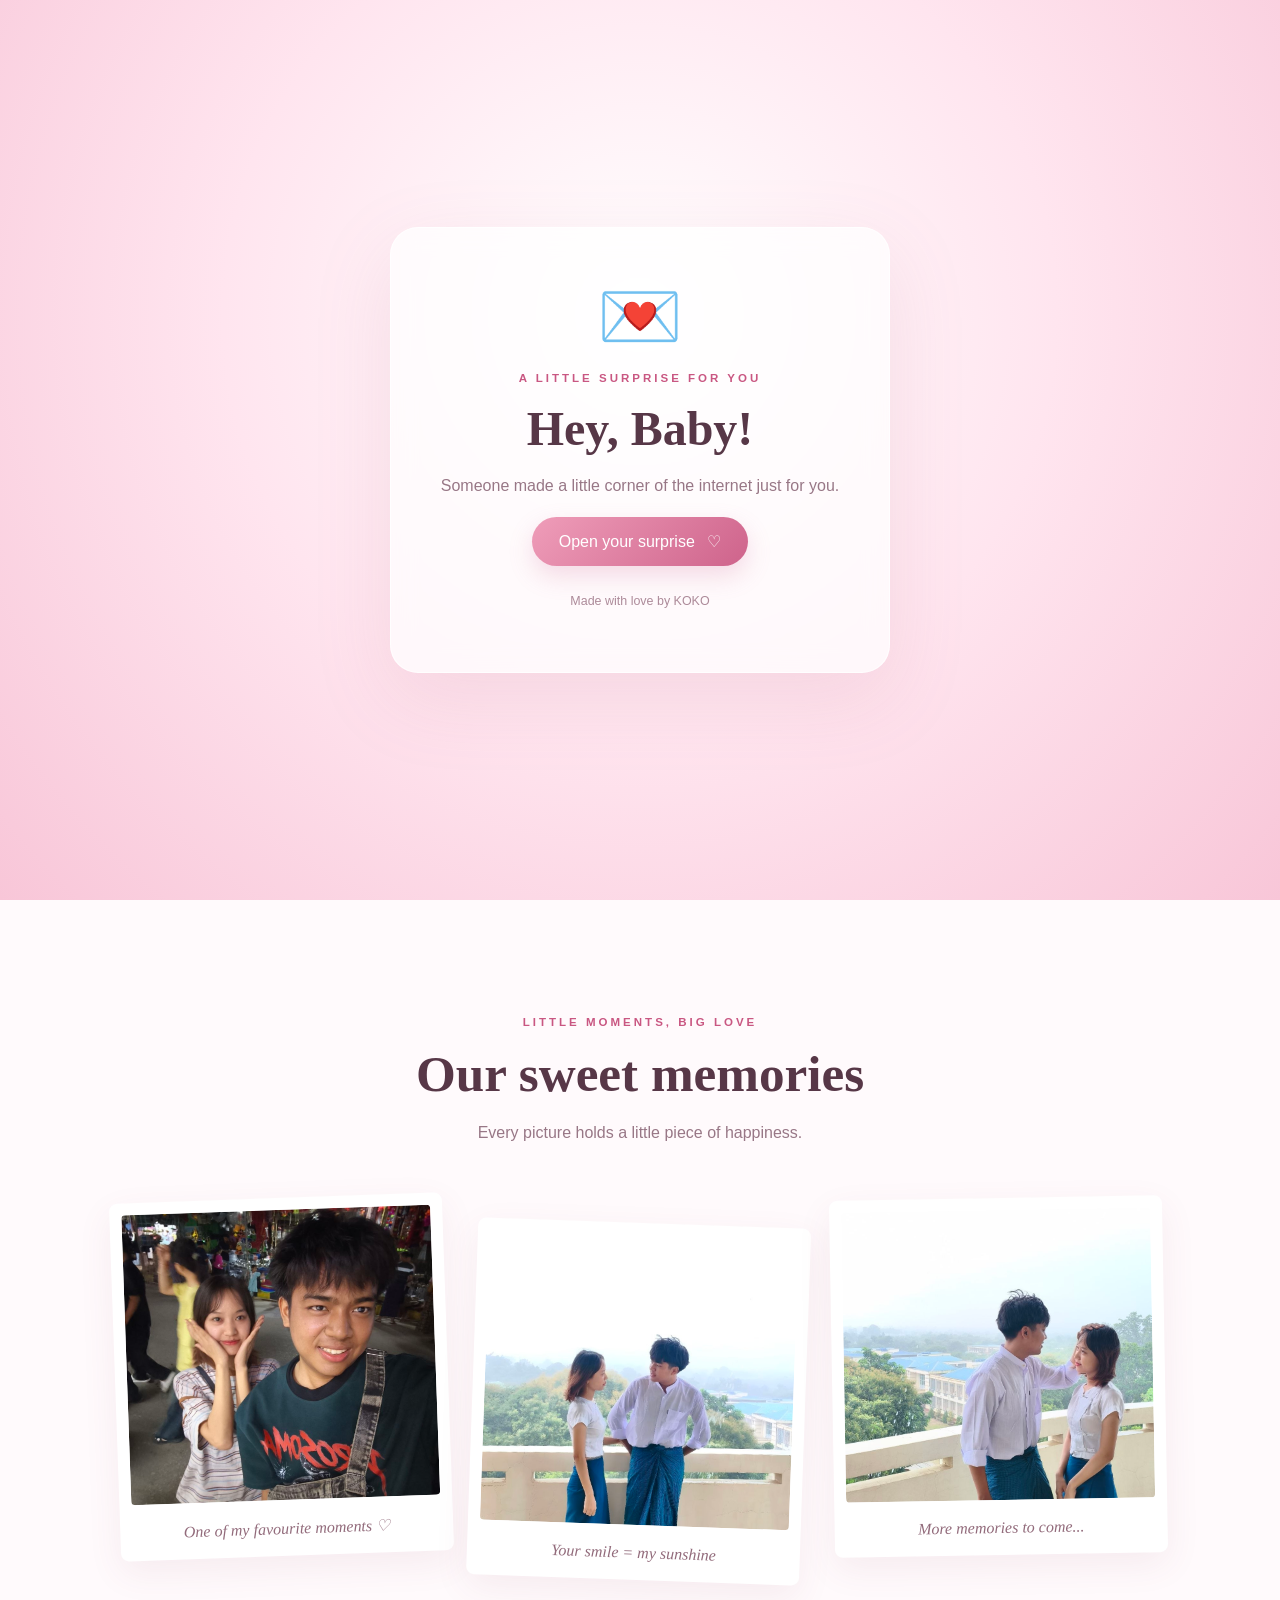
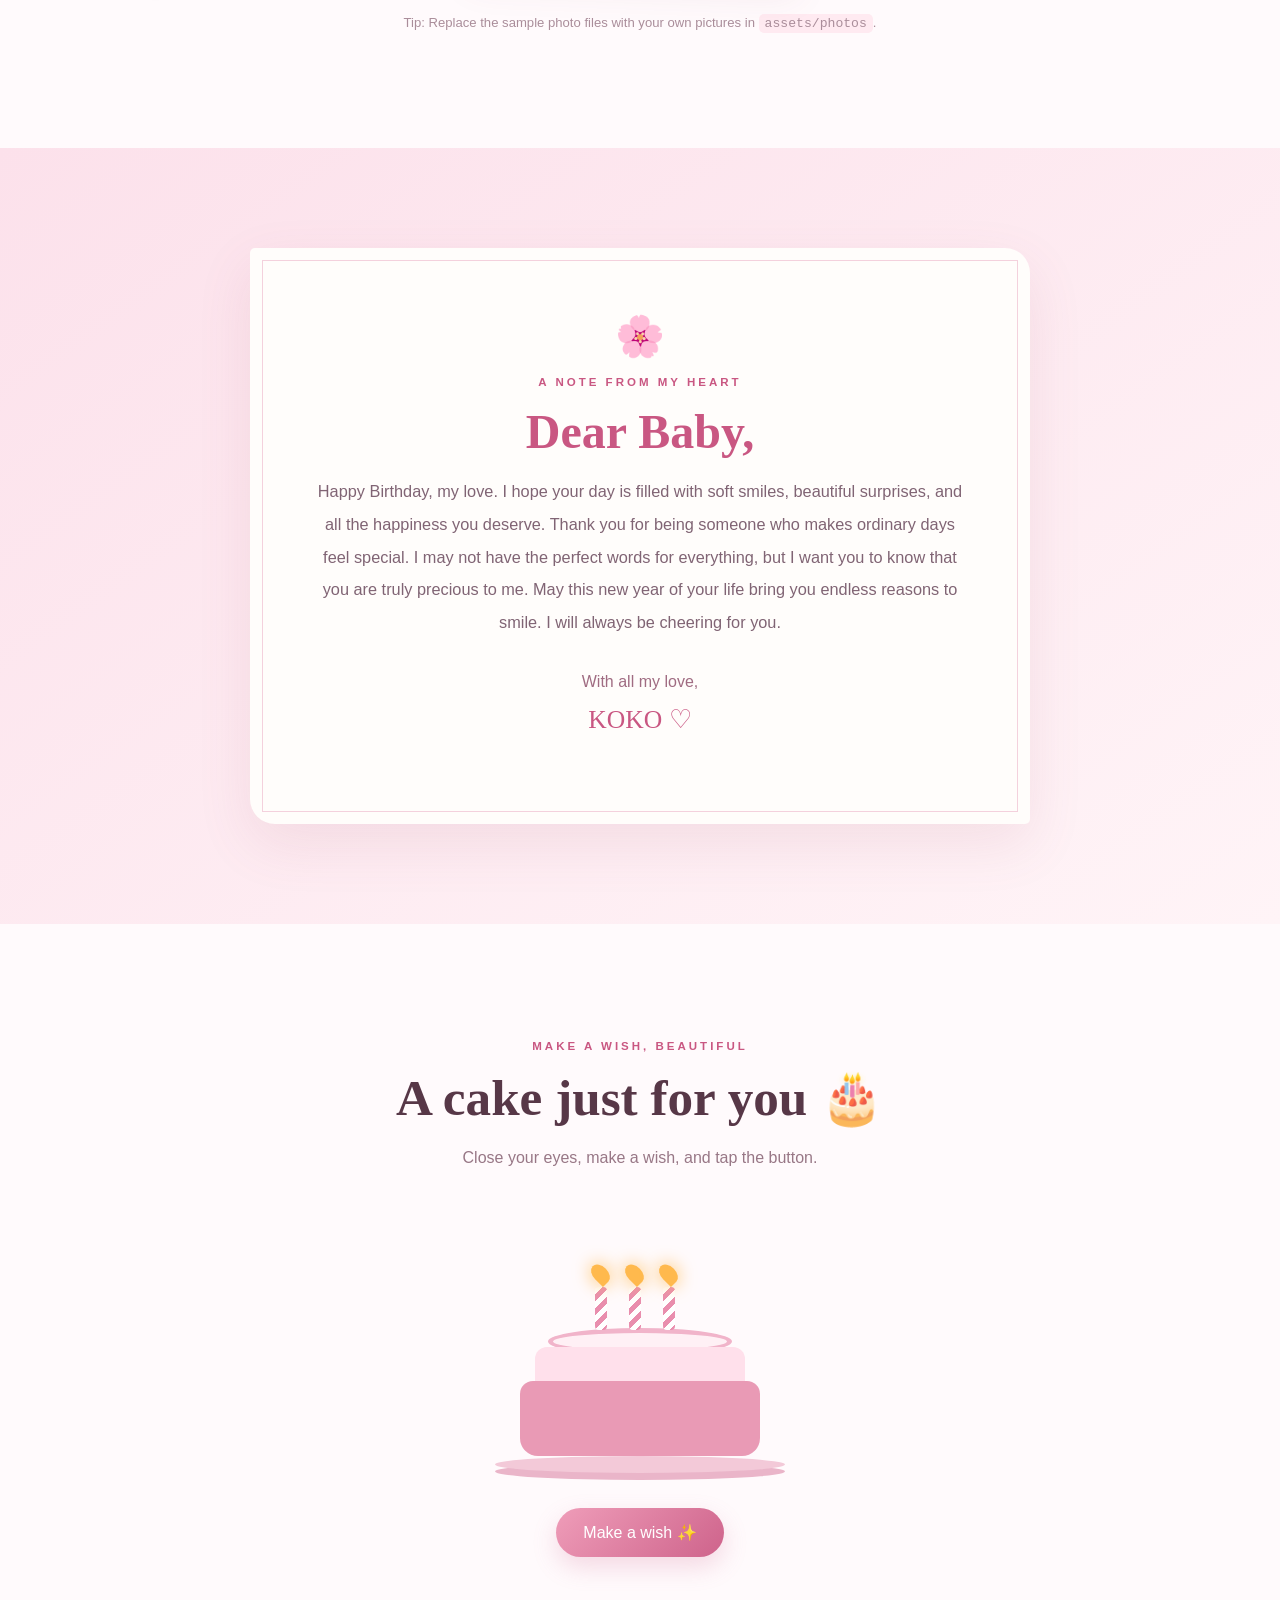
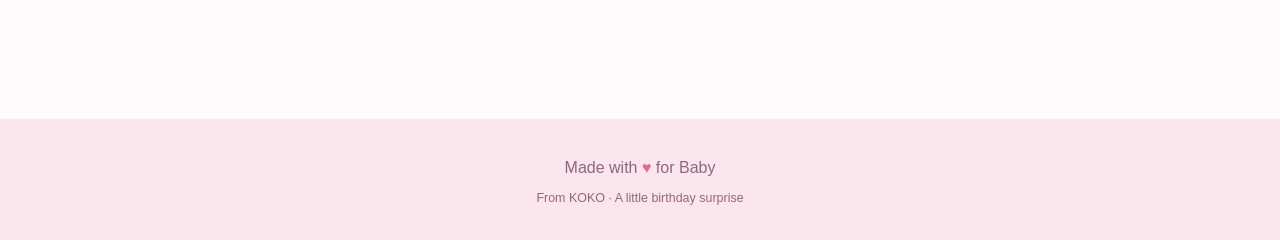
<file: index.html>
<!DOCTYPE html>
<html lang="en">
<head>
  <meta charset="UTF-8">
  <meta name="viewport" content="width=device-width, initial-scale=1.0">
  <meta name="theme-color" content="#fff0f5">
  <title>For Baby 💗</title>
  <link rel="stylesheet" href="style.css">
</head>
<body>
  <div class="floating-hearts" aria-hidden="true"></div>

  <button class="music-button" id="musicButton" type="button" aria-label="Toggle background music">
    <span id="musicIcon">♫</span><span id="musicLabel">Music off</span>
  </button>
  <audio id="backgroundMusic" loop preload="none">
    <source src="assets/music/soft-piano.mp3" type="audio/mpeg">
  </audio>

  <main>
    <section class="welcome-screen" id="welcomeScreen">
      <div class="welcome-card">
        <div class="envelope" aria-hidden="true"><span>💌</span></div>
        <p class="eyebrow">A LITTLE SURPRISE FOR YOU</p>
        <h1>Hey, Baby!</h1>
        <p class="welcome-copy">Someone made a little corner of the internet just for you.</p>
        <button class="primary-button" id="openSurprise" type="button">Open your surprise <span>♡</span></button>
        <p class="tiny-note">Made with love by KOKO</p>
      </div>
    </section>

    <section class="hero section-padding" id="home">
      <div class="hero-glow"></div>
      <div class="hero-content">
        <p class="eyebrow">TODAY IS ALL ABOUT YOU</p>
        <div class="hero-heart">♡</div>
        <h1>Happy Birthday,<br><span>Baby</span></h1>
        <p class="hero-subtitle">To the sweetest person in my world.</p>
        <a class="scroll-link" href="#memories">A little journey for you <span>↓</span></a>
      </div>
      <div class="hero-decoration decor-one">✿</div>
      <div class="hero-decoration decor-two">♡</div>
      <div class="hero-decoration decor-three">✧</div>
    </section>

    <section class="section-padding memories-section" id="memories">
      <div class="section-heading">
        <p class="eyebrow">LITTLE MOMENTS, BIG LOVE</p>
        <h2>Our sweet memories</h2>
        <p>Every picture holds a little piece of happiness.</p>
      </div>
      <div class="photo-grid">
        <figure class="photo-card photo-tall">
          <img loading="lazy" src="assets/photos/photo1.jpg" alt="A favourite memory together" onerror="this.style.display='none'; this.nextElementSibling.style.display='grid'">
          <div class="photo-placeholder"><span>📷</span><small>Add photo1.jpg</small></div>
          <figcaption>One of my favourite moments ♡</figcaption>
        </figure>
        <figure class="photo-card photo-offset">
          <img loading="lazy" src="assets/photos/photo2.jpg" alt="A happy memory" onerror="this.style.display='none'; this.nextElementSibling.style.display='grid'">
          <div class="photo-placeholder"><span>🌷</span><small>Add photo2.jpg</small></div>
          <figcaption>Your smile = my sunshine</figcaption>
        </figure>
        <figure class="photo-card">
          <img loading="lazy" src="assets/photos/photo3.jpg" alt="A special moment" onerror="this.style.display='none'; this.nextElementSibling.style.display='grid'">
          <div class="photo-placeholder"><span>💗</span><small>Add photo3.jpg</small></div>
          <figcaption>More memories to come...</figcaption>
        </figure>
      </div>
      <p class="photo-tip">Tip: Replace the sample photo files with your own pictures in <code>assets/photos</code>.</p>
    </section>

    <section class="letter-section section-padding">
      <div class="letter-card">
        <div class="letter-flower">🌸</div>
        <p class="eyebrow">A NOTE FROM MY HEART</p>
        <h2>Dear Baby,</h2>
        <p class="letter-text">
          Happy Birthday, my love. I hope your day is filled with soft smiles,
          beautiful surprises, and all the happiness you deserve.
          Thank you for being someone who makes ordinary days feel special.
          I may not have the perfect words for everything, but I want you to know
          that you are truly precious to me. May this new year of your life bring
          you endless reasons to smile. I will always be cheering for you.
        </p>
        <p class="signature">With all my love,<br><span>KOKO ♡</span></p>
      </div>
    </section>

    <section class="cake-section section-padding" id="wish">
      <div class="section-heading">
        <p class="eyebrow">MAKE A WISH, BEAUTIFUL</p>
        <h2>A cake just for you 🎂</h2>
        <p>Close your eyes, make a wish, and tap the button.</p>
      </div>
      <div class="cake-wrap">
        <div class="cake" aria-label="Birthday cake with candles">
          <div class="candles">
            <div class="candle"><i class="flame"></i></div>
            <div class="candle"><i class="flame"></i></div>
            <div class="candle"><i class="flame"></i></div>
          </div>
          <div class="cake-top"></div>
          <div class="cake-middle"></div>
          <div class="cake-bottom"></div>
          <div class="cake-plate"></div>
        </div>
      </div>
      <button class="primary-button wish-button" id="wishButton" type="button">Make a wish ✨</button>
      <p class="wish-message" id="wishMessage" aria-live="polite"></p>
      <div class="final-love" id="finalLove">
        <span>💗</span>
        <h2>You deserve the whole universe.</h2>
        <p>Happy Birthday once again, Baby!</p>
        <p class="signature">Forever cheering for you — KOKO</p>
      </div>
    </section>
  </main>

  <footer>
    <p>Made with <span>♥</span> for Baby</p>
    <small>From KOKO · A little birthday surprise</small>
  </footer>

  <script src="script.js"></script>
</body>
</html>
</file>
<file: style.css>
:root {
  --pink: #ec8eae;
  --deep-pink: #c95782;
  --pale: #fff0f5;
  --cream: #fffaf7;
  --ink: #573747;
  --muted: #987786;
}
* { box-sizing: border-box; }
html { scroll-behavior: smooth; }
body {
  margin: 0; color: var(--ink); background: var(--cream);
  font-family: Arial, "Noto Sans Myanmar", sans-serif;
  overflow-x: hidden;
}
button, a { font: inherit; }
button { cursor: pointer; }
.section-padding { padding: 100px 7vw; }
.eyebrow { color: var(--deep-pink); letter-spacing: 3px; font-size: .72rem; font-weight: 700; }
h1, h2 { font-family: Georgia, "Times New Roman", serif; }
h2 { font-size: clamp(2rem, 4vw, 3.2rem); margin: 10px 0; }
p { line-height: 1.8; }
.welcome-screen {
  position: fixed; inset: 0; z-index: 20; display: grid; place-items: center;
  padding: 24px; background: radial-gradient(circle at 50% 35%, #fff 0, #ffe5ef 48%, #f8c6d8 100%);
  transition: opacity .8s ease, visibility .8s ease;
}
.welcome-screen.hide { opacity: 0; visibility: hidden; pointer-events: none; }
.welcome-card {
  width: min(100%, 500px); padding: 48px 30px; text-align: center;
  border: 1px solid #ffffffc9; border-radius: 28px; background: #ffffffb8;
  box-shadow: 0 25px 80px #b65c7b22; backdrop-filter: blur(12px);
}
.envelope { font-size: 4.3rem; animation: bob 2.4s ease-in-out infinite; }
.welcome-card h1 { font-size: clamp(2.1rem, 7vw, 3rem); margin: 12px 0; }
.welcome-copy { color: var(--muted); }
.primary-button {
  border: 0; border-radius: 999px; padding: 15px 27px; color: white;
  background: linear-gradient(135deg, #ef9db9, #ce638b);
  box-shadow: 0 10px 25px #ce638b38; transition: transform .2s, box-shadow .2s;
}
.primary-button:hover { transform: translateY(-3px); box-shadow: 0 14px 30px #ce638b55; }
.primary-button span { margin-left: 8px; }
.tiny-note { color: #ad8a99; font-size: .78rem; margin-top: 24px; }
.music-button {
  position: fixed; top: 18px; right: 18px; z-index: 10; border: 1px solid #f4c9d8;
  border-radius: 999px; padding: 10px 15px; color: var(--deep-pink);
  background: #ffffffd9; box-shadow: 0 5px 20px #9e56701a;
}
.music-button span:first-child { margin-right: 7px; }
.hero {
  min-height: 100svh; display: grid; place-items: center; text-align: center;
  position: relative; overflow: hidden;
  background: radial-gradient(ellipse at 50% 45%, #fff 0, #fff1f6 48%, #fbd9e5 100%);
}
.hero-content { position: relative; z-index: 1; max-width: 800px; }
.hero-heart { font-size: 4rem; color: #e887a9; line-height: 1.2; animation: heartbeat 1.6s infinite; }
.hero h1 { font-size: clamp(3rem, 8vw, 6.2rem); line-height: 1.12; margin: 12px 0 20px; }
.hero h1 span { color: var(--deep-pink); }
.hero-subtitle { color: var(--muted); font-size: 1.1rem; }
.scroll-link { display: inline-block; margin-top: 35px; color: var(--deep-pink); text-decoration: none; }
.scroll-link span { display: block; margin-top: 8px; animation: bob 1.5s infinite; }
.hero-decoration { position: absolute; color: #e9a2ba; opacity: .6; }
.decor-one { left: 12%; top: 20%; font-size: 4rem; }
.decor-two { right: 12%; top: 28%; font-size: 5rem; }
.decor-three { right: 20%; bottom: 16%; font-size: 3rem; }
.hero-glow { position: absolute; width: 420px; height: 420px; border-radius: 50%; background: #f5b8ce33; filter: blur(40px); }
.section-heading { text-align: center; max-width: 650px; margin: 0 auto 50px; }
.section-heading > p:last-child { color: var(--muted); }
.memories-section { background: #fffafc; }
.photo-grid { max-width: 1050px; margin: auto; display: grid; grid-template-columns: repeat(3, 1fr); gap: 25px; align-items: center; }
.photo-card {
  margin: 0; padding: 12px 12px 18px; background: white; border-radius: 8px;
  box-shadow: 0 12px 35px #87465e14; transform: rotate(-2deg); transition: transform .3s;
}
.photo-card:nth-child(2) { transform: rotate(2deg) translateY(25px); }
.photo-card:nth-child(3) { transform: rotate(-1deg); }
.photo-card:hover { transform: translateY(-8px) rotate(0); }
.photo-card img, .photo-placeholder { width: 100%; height: 290px; object-fit: cover; border-radius: 4px; }
.photo-placeholder { display: none; place-content: center; gap: 10px; text-align: center; color: #bd7892; background: linear-gradient(145deg, #ffe7ef, #fff5f8); }
.photo-placeholder span { font-size: 3rem; }
.photo-placeholder small { font-size: .8rem; }
.photo-card figcaption { text-align: center; padding-top: 15px; color: #926b7b; font-family: Georgia, serif; font-style: italic; }
.photo-tip { text-align: center; color: #aa8d9a; font-size: .82rem; margin-top: 55px; }
code { background: #ffeaf1; padding: 2px 6px; border-radius: 5px; }
.letter-section { background: linear-gradient(145deg, #fce1eb, #fff4f7); }
.letter-card {
  max-width: 780px; margin: auto; padding: clamp(30px, 6vw, 65px);
  background: #fffdfb; border-radius: 5px 25px 5px 25px; position: relative;
  box-shadow: 0 20px 55px #a84e701c; text-align: center;
}
.letter-card:before { content: ""; position: absolute; inset: 12px; border: 1px solid #f4d1dd; pointer-events: none; }
.letter-flower { font-size: 2.5rem; }
.letter-card h2 { font-size: clamp(2rem, 5vw, 3rem); color: var(--deep-pink); }
.letter-text { color: #806474; line-height: 2; font-size: 1.02rem; }
.signature { color: #a06c82; margin-top: 30px; }
.signature span { font-family: Georgia, "Times New Roman", serif; color: var(--deep-pink); font-size: 1.6rem; }
.cake-section { text-align: center; background: #fffafc; }
.cake-wrap { display: flex; justify-content: center; padding: 45px 0 25px; }
.cake { width: 240px; position: relative; height: 205px; }
.cake-plate { position: absolute; bottom: 0; left: -25px; width: 290px; height: 17px; border-radius: 50%; background: #f3c9d8; box-shadow: 0 7px 0 #eab5c9; }
.cake-bottom, .cake-middle, .cake-top { position: absolute; left: 0; width: 240px; border-radius: 13px 13px 18px 18px; }
.cake-bottom { bottom: 17px; height: 75px; background: #e99ab5; }
.cake-middle { bottom: 78px; left: 15px; width: 210px; height: 48px; background: #ffe0eb; border-radius: 12px; }
.cake-top { bottom: 118px; left: 28px; width: 184px; height: 27px; background: #fff0f5; border-radius: 50%; border: 5px solid #f1b4ca; }
.candles { position: absolute; z-index: 2; bottom: 143px; left: 75px; display: flex; gap: 22px; }
.candle { width: 12px; height: 43px; border-radius: 4px; background: repeating-linear-gradient(135deg, #fff 0 5px, #e98eae 5px 10px); position: relative; }
.flame { position: absolute; width: 15px; height: 22px; border-radius: 50% 50% 50% 0; background: #ffb94d; transform: rotate(-45deg); top: -24px; left: -2px; box-shadow: 0 0 18px #ffbd59; animation: flicker .6s infinite alternate; }
.cake.blown .flame { opacity: 0; transform: scale(.2); }
.wish-button { margin-top: 10px; }
.wish-message { color: var(--deep-pink); min-height: 30px; font-weight: 600; }
.final-love { display: none; margin: 35px auto 0; animation: fadeUp .8s ease both; }
.final-love.show { display: block; }
.final-love > span { font-size: 3rem; }
.final-love h2 { color: var(--deep-pink); }
footer { padding: 35px 20px; text-align: center; background: #fbe6ee; color: #93677a; }
footer p { margin: 0 0 5px; }
footer span { color: #dc6e95; }
footer small { font-size: .78rem; }
.floating-hearts { position: fixed; inset: 0; pointer-events: none; z-index: 5; overflow: hidden; }
.floating-heart { position: absolute; bottom: -30px; color: #e98eae; opacity: .65; animation: floatUp linear forwards; }
@keyframes floatUp { to { transform: translateY(-110vh) rotate(35deg); opacity: 0; } }
@keyframes bob { 50% { transform: translateY(-9px); } }
@keyframes heartbeat { 0%,100% { transform: scale(1); } 50% { transform: scale(1.13); } }
@keyframes flicker { from { transform: rotate(-45deg) scale(1); } to { transform: rotate(-42deg) scale(.88); } }
@keyframes fadeUp { from { opacity: 0; transform: translateY(18px); } to { opacity: 1; transform: translateY(0); } }
@media (max-width: 700px) {
  .section-padding { padding: 75px 6vw; }
  .welcome-card { padding: 38px 22px; }
  .hero-decoration { opacity: .35; }
  .decor-one { left: 5%; top: 17%; }
  .decor-two { right: 5%; top: 22%; }
  .photo-grid { grid-template-columns: 1fr; max-width: 390px; gap: 28px; }
  .photo-card, .photo-card:nth-child(2), .photo-card:nth-child(3) { transform: none; }
  .photo-card img, .photo-placeholder { height: 330px; }
  .photo-tip { margin-top: 35px; }
  .music-button { top: 12px; right: 12px; }
  .letter-text { font-size: .95rem; }
}
@media (prefers-reduced-motion: reduce) {
  *, *::before, *::after { scroll-behavior: auto !important; animation-duration: .01ms !important; animation-iteration-count: 1 !important; transition-duration: .01ms !important; }
}
</file>
